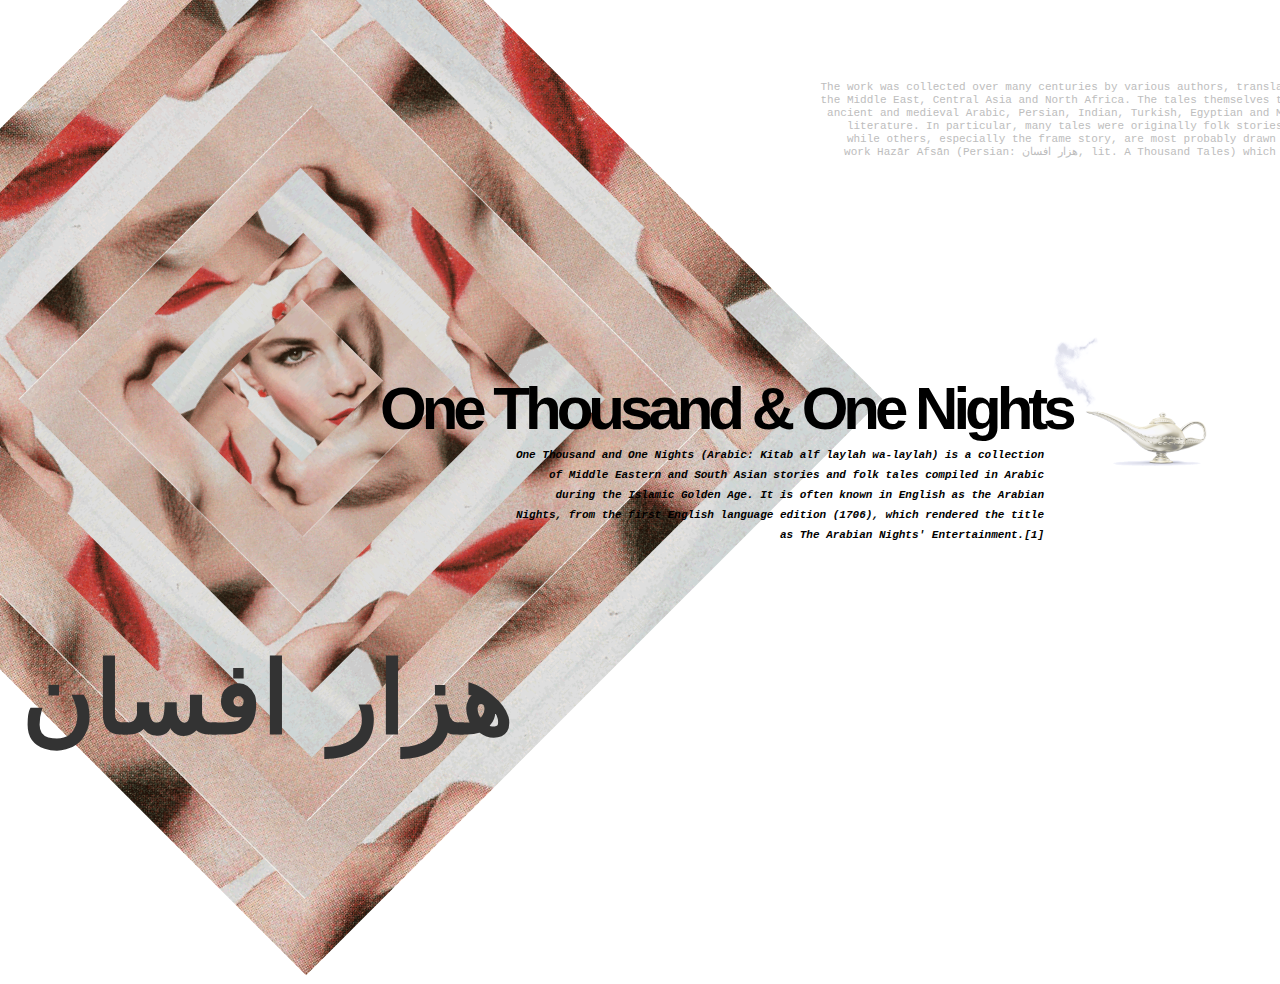
<file: index.html>
<!DOCTYPE html>
<html lang="en">
<head>
	<meta charset="utf-8" />
	<title>Untitled</title>
	<link rel="stylesheet" href="css/style0.css" type="text/css" />
</head>
<body>
<div class="s1">
<a class="s2" href="html/five.html" src="img/m00.gif" width="815px" height="815px"></a>
<a class="s3" href="html/five.html" src="img/m00.gif" width="715px" height="715px"></a>
<a class="s4" href="html/five.html" src="img/m00.gif" width="615px" height="615px"></a>
<a class="s5" href="html/five.html" src="img/m00.gif" width="515px" height="515px"></a>
<a class="s6" href="html/five.html" src="img/m00.gif" width="415px" height="415px"></a>
<a class="s7" href="html/five.html" src="img/m00.gif" width="315px" height="315px"></a>
<a class="s8" href="html/five.html" src="img/m00.gif" width="215px" height="215px"></a>
<a class="s9" href="html/five.html" src="img/m00.gif" width="115px" height="115px"></a>
</div>

<p class="t1"> One Thousand & <a class="link1" href="html/two.html">One</a> Nights </p>
<p class="t2">One Thousand and One Nights (Arabic: Kitab alf laylah wa-laylah) is a collection of Middle Eastern and South Asian stories and folk tales compiled in Arabic during the Islamic Golden Age. It is often known in English as the Arabian Nights, from the first English language edition (1706), which rendered the title as The Arabian Nights' Entertainment.[1]</p>
<p class="t3">The work was collected over many centuries by various authors, translators and scholars across the Middle East, Central Asia and North Africa. The tales themselves trace their roots back to ancient and medieval Arabic, Persian, Indian, Turkish, Egyptian and Mesopotamian folklore and literature. In particular, many tales were originally folk stories from the Caliphate era, while others, especially the frame story, are most probably drawn from the Pahlavi Persian work Hazār Afsān (Persian: هزار افسان, lit. A Thousand Tales) which in turn relied partly on Indian elements.[2]</p>
<a class="slide1" href="html/four.html"> هزار افسان</a>

<a class="genie" href="html/five.html" src="../img/genie-lamp.png"></a>
</body>
</html>
</file>
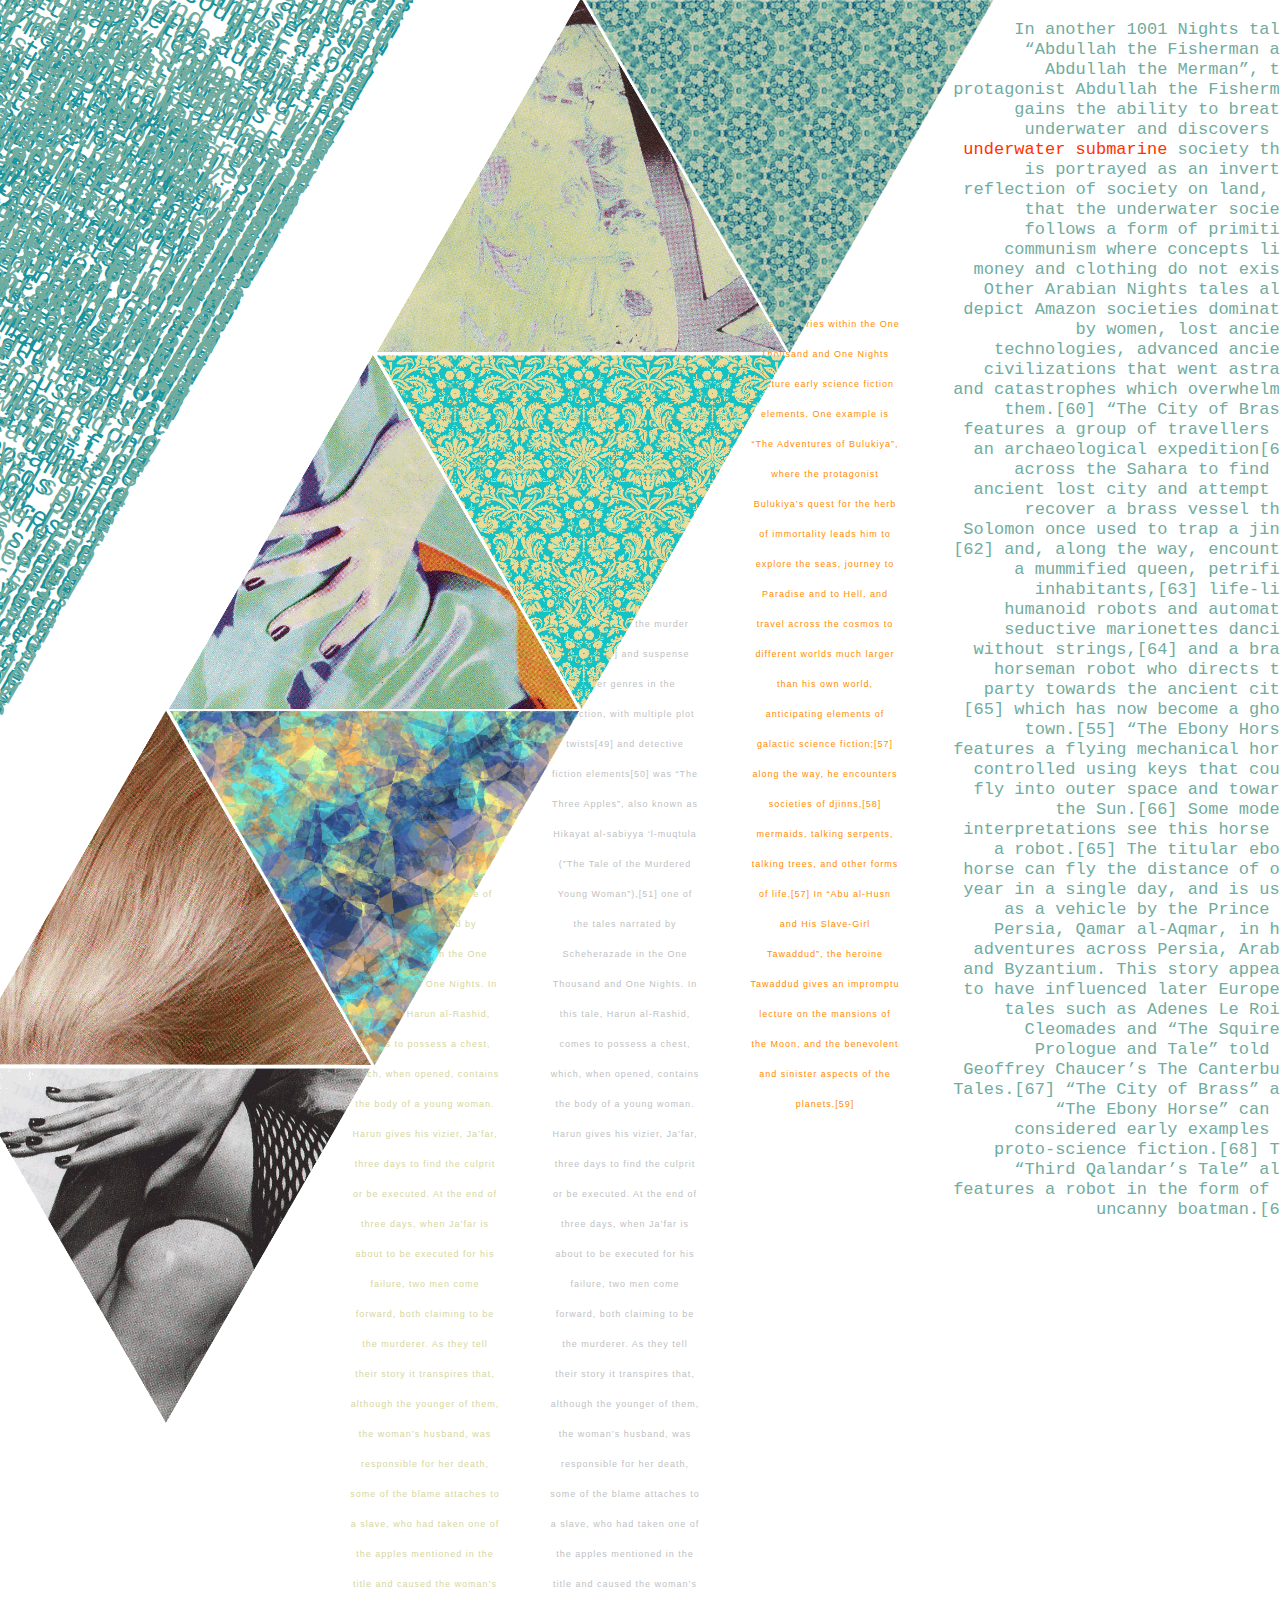
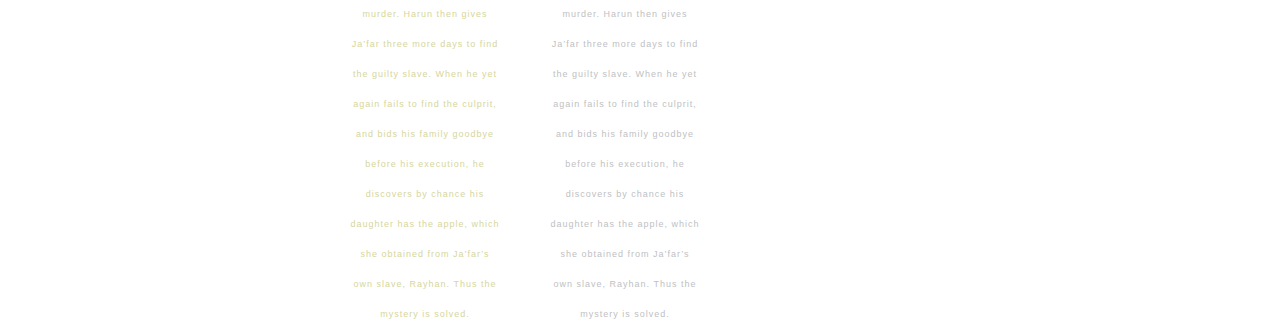
<file: html/five.html>
<!DOCTYPE html>
<html lang="en">
<head>
	<meta charset="utf-8" />
	<title>Untitled</title>
	<link rel="stylesheet" href="../css/style5.css" type="text/css" />
</head>
<body>

<div class="slant">
<p id="text1">In another 1001 Nights tale, “Abdullah the Fisherman and Abdullah the Merman”, the protagonist Abdullah the Fisherman gains the ability to breathe underwater and discovers an underwater submarine society that is portrayed as an inverted reflection of society on land, in that the underwater society follows a form of primitive communism where concepts like money and clothing do not exist. Other Arabian Nights tales also depict Amazon societies dominated by women, lost ancient technologies, advanced ancient civilizations that went astray, and catastrophes which overwhelmed them.[60] “The City of Brass” features a group of travellers on an archaeological expedition[61] across the Sahara to find an ancient lost city and attempt to recover a brass vessel that Solomon once used to trap a jinn,[62] and, along the way, encounter a mummified queen, petrified inhabitants,[63] life-like humanoid robots and automata, seductive marionettes dancing without strings,[64] and a brass horseman robot who directs the party towards the ancient city,[65] which has now become a ghost town.[55] “The Ebony Horse” features a flying mechanical horse controlled using keys that could fly into outer space and towards the Sun.[66] Some modern interpretations see this horse as a robot.[65] The titular ebony horse can fly the distance of one year in a single day, and is used as a vehicle by the Prince of Persia [disambiguation needed ], Qamar al-Aqmar, in his adventures across Persia, Arabia and Byzantium. This story appears to have influenced later European tales such as Adenes Le Roi’s Cleomades and “The Squire’s Prologue and Tale” told in Geoffrey Chaucer’s The Canterbury Tales.[67] “The City of Brass” and “The Ebony Horse” can be considered early examples of proto-science fiction.[68] The “Third Qalandar’s Tale” also features a robot in the form of an uncanny boatman.[65]</p>
<p id="text2">In another 1001 Nights tale, “Abdullah the Fisherman and Abdullah the Merman”, the protagonist Abdullah the Fisherman gains the ability to breathe underwater and discovers an underwater submarine society that is portrayed as an inverted reflection of society on land, in that the underwater society follows a form of primitive communism where concepts like money and clothing do not exist. Other Arabian Nights tales also depict Amazon societies dominated by women, lost ancient technologies, advanced ancient civilizations that went astray, and catastrophes which overwhelmed them.[60] “The City of Brass” features a group of travellers on an archaeological expedition[61] across the Sahara to find an ancient lost city and attempt to recover a brass vessel that Solomon once used to trap a jinn,[62] and, along the way, encounter a mummified queen, petrified inhabitants,[63] life-like humanoid robots and automata, seductive marionettes dancing without strings,[64] and a brass horseman robot who directs the party towards the ancient city,[65] which has now become a ghost town.[55] “The Ebony Horse” features a flying mechanical horse controlled using keys that could fly into outer space and towards the Sun.[66] Some modern interpretations see this horse as a robot.[65] The titular ebony horse can fly the distance of one year in a single day, and is used as a vehicle by the Prince of Persia [disambiguation needed ], Qamar al-Aqmar, in his adventures across Persia, Arabia and Byzantium. This story appears to have influenced later European tales such as Adenes Le Roi’s Cleomades and “The Squire’s Prologue and Tale” told in Geoffrey Chaucer’s The Canterbury Tales.[67] “The City of Brass” and “The Ebony Horse” can be considered early examples of proto-science fiction.[68] The “Third Qalandar’s Tale” also features a robot in the form of an uncanny boatman.[65]</p>
<p id="text3">In another 1001 Nights tale, “Abdullah the Fisherman and Abdullah the Merman”, the protagonist Abdullah the Fisherman gains the ability to breathe underwater and discovers an underwater submarine society that is portrayed as an inverted reflection of society on land, in that the underwater society follows a form of primitive communism where concepts like money and clothing do not exist. Other Arabian Nights tales also depict Amazon societies dominated by women, lost ancient technologies, advanced ancient civilizations that went astray, and catastrophes which overwhelmed them.[60] “The City of Brass” features a group of travellers on an archaeological expedition[61] across the Sahara to find an ancient lost city and attempt to recover a brass vessel that Solomon once used to trap a jinn,[62] and, along the way, encounter a mummified queen, petrified inhabitants,[63] life-like humanoid robots and automata, seductive marionettes dancing without strings,[64] and a brass horseman robot who directs the party towards the ancient city,[65] which has now become a ghost town.[55] “The Ebony Horse” features a flying mechanical horse controlled using keys that could fly into outer space and towards the Sun.[66] Some modern interpretations see this horse as a robot.[65] The titular ebony horse can fly the distance of one year in a single day, and is used as a vehicle by the Prince of Persia [disambiguation needed ], Qamar al-Aqmar, in his adventures across Persia, Arabia and Byzantium. This story appears to have influenced later European tales such as Adenes Le Roi’s Cleomades and “The Squire’s Prologue and Tale” told in Geoffrey Chaucer’s The Canterbury Tales.[67] “The City of Brass” and “The Ebony Horse” can be considered early examples of proto-science fiction.[68] The “Third Qalandar’s Tale” also features a robot in the form of an uncanny boatman.[65]</p>
<p id="text4">In another 1001 Nights tale, “Abdullah the Fisherman and Abdullah the Merman”, the protagonist Abdullah the Fisherman gains the ability to breathe underwater and discovers an underwater submarine society that is portrayed as an inverted reflection of society on land, in that the underwater society follows a form of primitive communism where concepts like money and clothing do not exist. Other Arabian Nights tales also depict Amazon societies dominated by women, lost ancient technologies, advanced ancient civilizations that went astray, and catastrophes which overwhelmed them.[60] “The City of Brass” features a group of travellers on an archaeological expedition[61] across the Sahara to find an ancient lost city and attempt to recover a brass vessel that Solomon once used to trap a jinn,[62] and, along the way, encounter a mummified queen, petrified inhabitants,[63] life-like humanoid robots and automata, seductive marionettes dancing without strings,[64] and a brass horseman robot who directs the party towards the ancient city,[65] which has now become a ghost town.[55] “The Ebony Horse” features a flying mechanical horse controlled using keys that could fly into outer space and towards the Sun.[66] Some modern interpretations see this horse as a robot.[65] The titular ebony horse can fly the distance of one year in a single day, and is used as a vehicle by the Prince of Persia [disambiguation needed ], Qamar al-Aqmar, in his adventures across Persia, Arabia and Byzantium. This story appears to have influenced later European tales such as Adenes Le Roi’s Cleomades and “The Squire’s Prologue and Tale” told in Geoffrey Chaucer’s The Canterbury Tales.[67] “The City of Brass” and “The Ebony Horse” can be considered early examples of proto-science fiction.[68] The “Third Qalandar’s Tale” also features a robot in the form of an uncanny boatman.[65]</p>
</div>
<div class="triangles">
<img id="i1" src="../img/9a.png" width="409px" height="auto">
<img id="i2" src="../img/m5a.png" width="409px" height="auto">
<img id="i3" src="../img/11a.png" width="409px" height="auto">
<img id="i4" src="../img/m6a.png" width="409px" height="auto">
<img id="i5" src="../img/4a.png" width="409px" height="auto">
<img id="i6" src="../img/m16.png" width="409px" height="auto">
<img id="i7" src="../img/m13.png" width="409px" height="auto">

</div>

<p class="four">In another 1001 Nights tale, “Abdullah the Fisherman and Abdullah the Merman”, the protagonist Abdullah the Fisherman gains the ability to breathe underwater and discovers an <a class="a1" href="../index.html">underwater submarine</a> society that is portrayed as an inverted reflection of society on land, in that the underwater society follows a form of primitive communism where concepts like money and clothing do not exist. Other Arabian Nights tales also depict Amazon societies dominated by women, lost ancient technologies, advanced ancient civilizations that went astray, and catastrophes which overwhelmed them.[60] “The City of Brass” features a group of travellers on an archaeological expedition[61] across the Sahara to find an ancient lost city and attempt to recover a brass vessel that Solomon once used to trap a jinn,[62] and, along the way, encounter a mummified queen, petrified inhabitants,[63] life-like humanoid robots and automata, seductive marionettes dancing without strings,[64] and a brass horseman robot who directs the party towards the ancient city,[65] which has now become a ghost town.[55] “The Ebony Horse” features a flying mechanical horse controlled using keys that could fly into outer space and towards the Sun.[66] Some modern interpretations see this horse as a robot.[65] The titular ebony horse can fly the distance of one year in a single day, and is used as a vehicle by the Prince of Persia, Qamar al-Aqmar, in his adventures across Persia, Arabia and Byzantium. This story appears to have influenced later European tales such as Adenes Le Roi’s Cleomades and “The Squire’s Prologue and Tale” told in Geoffrey Chaucer’s The Canterbury Tales.[67] “The City of Brass” and “The Ebony Horse” can be considered early examples of proto-science fiction.[68] The “Third Qalandar’s Tale” also features a robot in the form of an uncanny boatman.[65]</p>

<p class="three">Several stories within the One Thousand and One Nights feature early science fiction elements. One example is “The Adventures of Bulukiya”, where the protagonist Bulukiya’s quest for the herb of immortality leads him to explore the seas, journey to Paradise and to Hell, and travel across the cosmos to different worlds much larger than his own world, anticipating elements of galactic science fiction;[57] along the way, he encounters societies of djinns,[58] mermaids, talking serpents, talking trees, and other forms of life.[57] In “Abu al-Husn and His Slave-Girl Tawaddud”, the heroine Tawaddud gives an impromptu lecture on the mansions of the Moon, and the benevolent and sinister aspects of the planets.[59]</p>
<p class="one">An example of the murder mystery[48] and suspense thriller genres in the collection, with multiple plot twists[49] and detective fiction elements[50] was “The Three Apples”, also known as Hikayat al-sabiyya ‘l-muqtula (”The Tale of the Murdered Young Woman”),[51] one of the tales narrated by Scheherazade in the One Thousand and One Nights. In this tale, Harun al-Rashid, comes to possess a chest, which, when opened, contains the body of a young woman. Harun gives his vizier, Ja’far, three days to find the culprit or be executed. At the end of three days, when Ja’far is about to be executed for his failure, two men come forward, both claiming to be the murderer. As they tell their story it transpires that, although the younger of them, the woman’s husband, was responsible for her death, some of the blame attaches to a slave, who had taken one of the apples mentioned in the title and caused the woman’s murder. Harun then gives Ja’far three more days to find the guilty slave. When he yet again fails to find the culprit, and bids his family goodbye before his execution, he discovers by chance his daughter has the apple, which she obtained from Ja’far’s own slave, Rayhan. Thus the mystery is solved.</p>

<p class="two">An example of the murder mystery[48] and suspense thriller genres in the collection, with multiple plot twists[49] and detective fiction elements[50] was “The Three Apples”, also known as Hikayat al-sabiyya ‘l-muqtula (”The Tale of the Murdered Young Woman”),[51] one of the tales narrated by Scheherazade in the One Thousand and One Nights. In this tale, Harun al-Rashid, comes to possess a chest, which, when opened, contains the body of a young woman. Harun gives his vizier, Ja’far, three days to find the culprit or be executed. At the end of three days, when Ja’far is about to be executed for his failure, two men come forward, both claiming to be the murderer. As they tell their story it transpires that, although the younger of them, the woman’s husband, was responsible for her death, some of the blame attaches to a slave, who had taken one of the apples mentioned in the title and caused the woman’s murder. Harun then gives Ja’far three more days to find the guilty slave. When he yet again fails to find the culprit, and bids his family goodbye before his execution, he discovers by chance his daughter has the apple, which she obtained from Ja’far’s own slave, Rayhan. Thus the mystery is solved.</p>

<a class="genie1" href="four.html" src="../img/genie-lamp.png"></a>

</body>
</html>
</file>
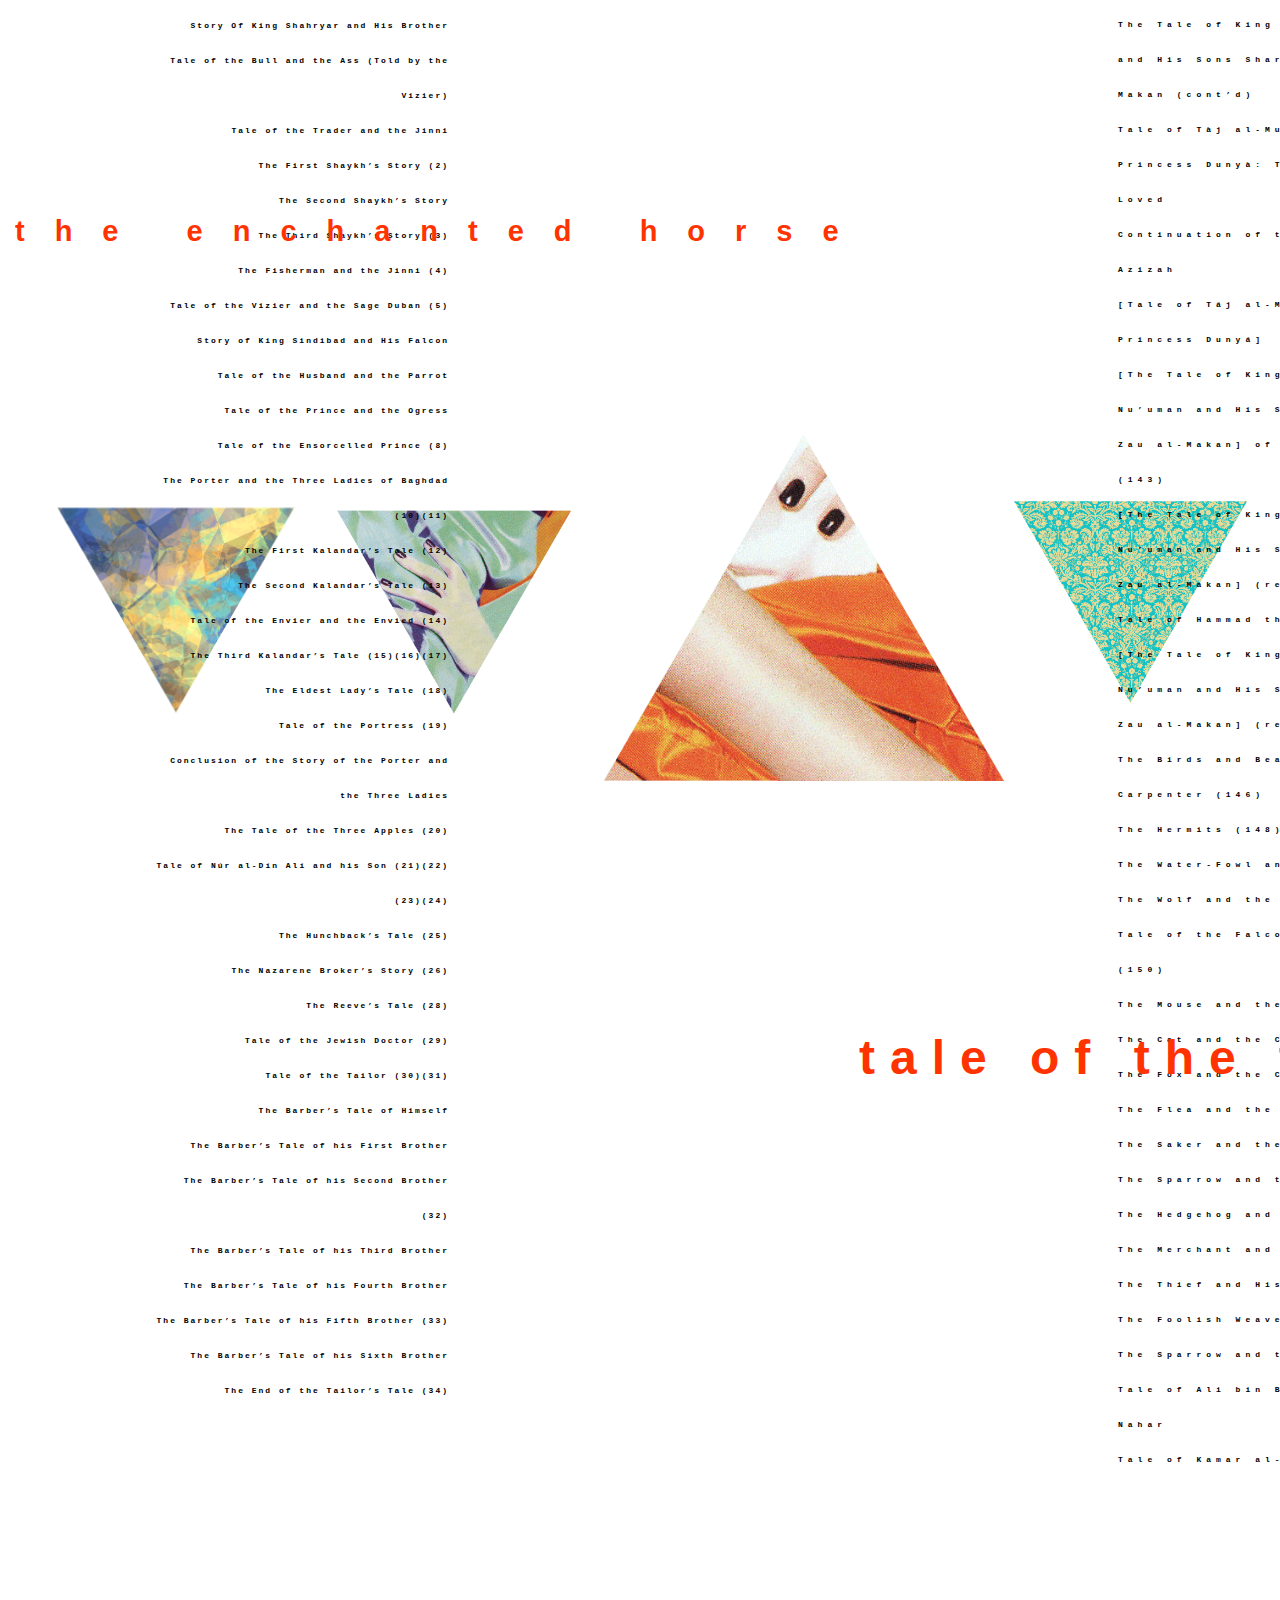
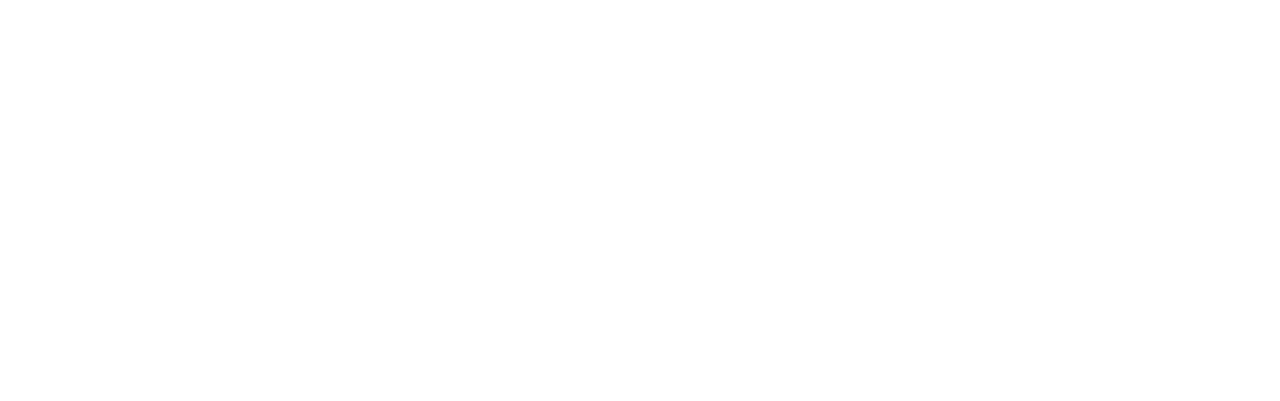
<file: html/four.html>
<!DOCTYPE html>
<html lang="en">
<head>
	<meta charset="utf-8" />
	<title>Untitled</title>
	<link rel="stylesheet" href="../css/style4.css" type="text/css" />
</head>
<body>
<p class="b2">Story Of King Shahryar and His Brother<br>
Tale of the Bull and the Ass (Told by the Vizier)<br>
Tale of the Trader and the Jinni <br>
The First Shaykh’s Story (2)<br>
The Second Shaykh’s Story<br>
The Third Shaykh’s Story (3)<br>
The Fisherman and the Jinni (4)<br>
Tale of the Vizier and the Sage Duban (5)<br>
Story of King Sindibad and His Falcon<br>
Tale of the Husband and the Parrot<br>
Tale of the Prince and the Ogress<br>
Tale of the Ensorcelled Prince (8)<br>
The Porter and the Three Ladies of Baghdad (10)(11)<br>
The First Kalandar’s Tale (12)<br>
The Second Kalandar’s Tale (13)<br>
Tale of the Envier and the Envied (14)<br>
The Third Kalandar’s Tale (15)(16)(17)<br>
The Eldest Lady’s Tale (18)<br>
Tale of the Portress (19)<br>
Conclusion of the Story of the Porter and the Three Ladies<br>
The Tale of the Three Apples (20)<br>
Tale of Núr al-Dín Alí and his Son (21)(22)(23)(24)<br>
The Hunchback’s Tale (25)<br>
The Nazarene Broker’s Story (26)<br>
The Reeve’s Tale (28)<br>
Tale of the Jewish Doctor (29)<br>
Tale of the Tailor (30)(31)<br>
The Barber’s Tale of Himself<br>
The Barber’s Tale of his First Brother<br>
The Barber’s Tale of his Second Brother (32)<br>
The Barber’s Tale of his Third Brother<br>
The Barber’s Tale of his Fourth Brother<br>
The Barber’s Tale of his Fifth Brother (33)<br>
The Barber’s Tale of his Sixth Brother<br>
The End of the Tailor’s Tale (34)</p>

<p class="b1"> The Tale of King Omar Bin al-Nu’uman and His Sons Sharrkan and Zau al-Makan (cont’d)<br>
 Tale of Tàj al-Mulúk and the Princess Dunyà: The Lover and the Loved <br>
Continuation of the Tale of Aziz and Azizah <br>
[Tale of Táj al-Mulák and the Princess Dunyá] <br>
[The Tale of King Omar Bin al-Nu’uman and His Sons Sharrkan and Zau al-Makan] of the Hashish Eater (143)<br>
[The Tale of King Omar Bin al-Nu’uman and His Sons Sharrkan and Zau al-Makan] (resumed) <br>
Tale of Hammad the Badawi (144)<br>
[The Tale of King Omar Bin al-Nu’uman and His Sons Sharrkan and Zau al-Makan] (resumed to end) (145)<br>
The Birds and Beasts and the Carpenter (146)<br>
The Hermits (148)<br>
The Water-Fowl and the Tortoise<br>
The Wolf and the Fox (149)<br>
Tale of the Falcon and the Partridge (150)<br>
The Mouse and the Ichneumon<br>
The Cat and the Crow<br>
The Fox and the Crow<br>
The Flea and the Mouse (151)<br>
The Saker and the Birds (152)<br>
The Sparrow and the Eagle<br>
The Hedgehog and the Wood Pigeons<br>
The Merchant and the Two Sharpers<br>
The Thief and His Monkey<br>
The Foolish Weaver<br>
The Sparrow and the Peacock<br> 
Tale of Ali bin Bakkar and Shams al-Nahar<br>
Tale of Kamar al-Zaman (171)</p>

<img class="i5" src="../img/two.png">
<img class="i6" src="../img/m6.png">
<img class="i7" src="../img/m2.png">
<img class="i8" src="../img/11.png">
<img class="i9" src="../img/m13.png">

<strong><a class="hd1" href="five.html"> the enchanted horse </a>
<a class="hd2" href="two.html"> tale of the three apples</a>
</strong>

<a class="genie" href="three.html" src="../img/genie-lamp.png"></a>
</body>
</html>
</file>
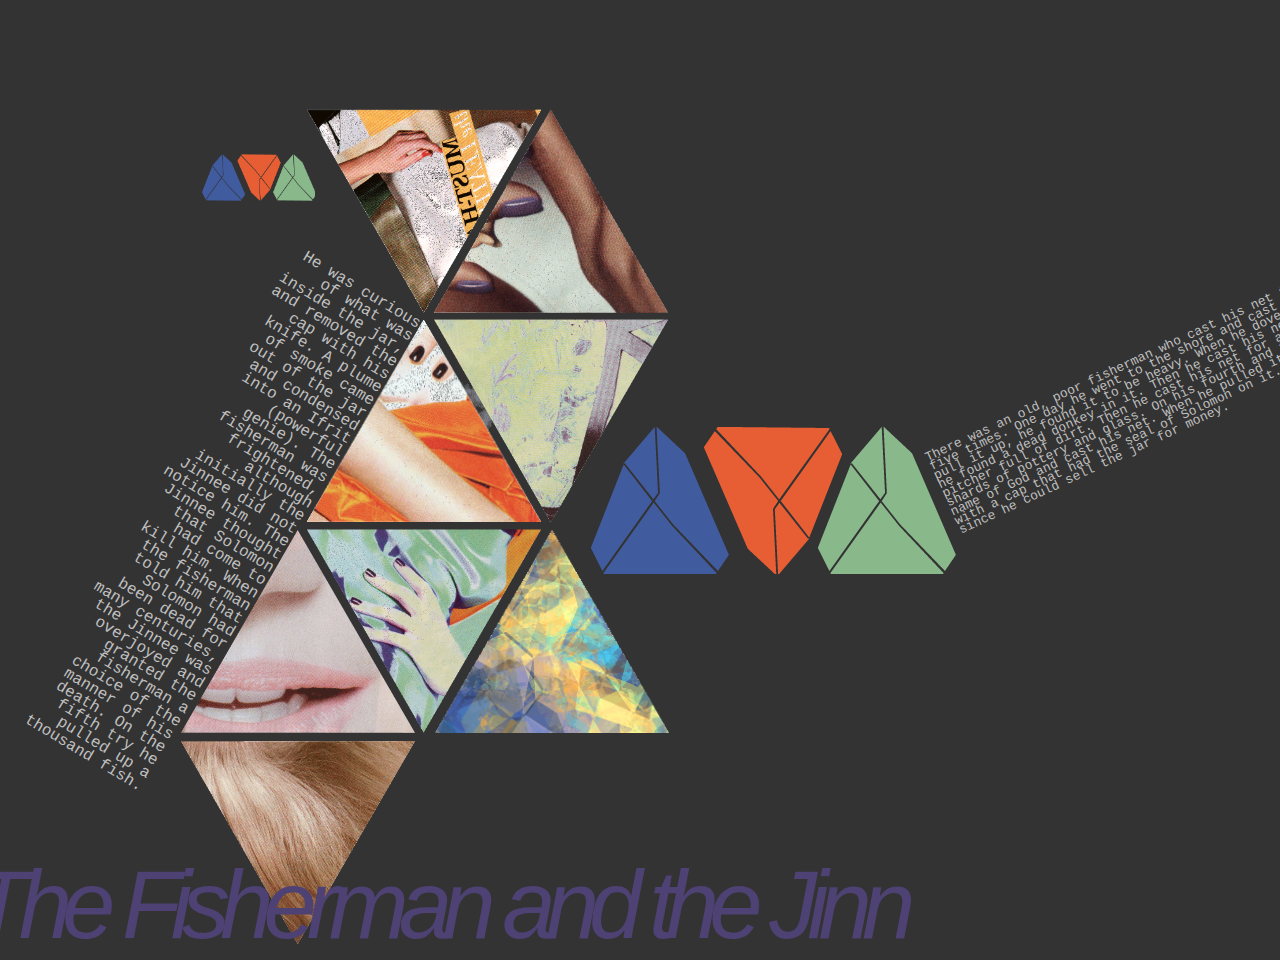
<file: html/three.html>
<!DOCTYPE html>
<html lang="en">
<head>
	<meta charset="utf-8" />
	<title>Untitled</title>
	<link rel="stylesheet" href="../css/style3.css" type="text/css" />

</head>
<body>
<body bgcolor="#333333">
<a class="roll1" href="four.html"></a>
<a class="roll2" href="../index.html"></a>
<img class="i1" src="../img/m3.png" width="234px" height="auto">
<img class="i2" src="../img/m1a.png" width="234px" height="auto">
<img class="i3" src="../img/m5a.png" width="234px" height="auto">
<img class="i4" src="../img/m2.png" width="234px" height="auto">
<img class="i5" src="../img/m6a.png" width="234px" height="auto">
<img class="i6" src="../img/onea.png" width="234px" height="auto">
<img class="i7" src="../img/twoa.png" width="234px" height="auto">
<img class="i8" src="../img/m16.png" width="234px" height="auto">

<p class="right">There was an old, poor fisherman who cast his net five times a day and only five times. One day he went to the shore and cast his net. When he tried to pull it up, he found it to be heavy. When he dove in and pulled up the net, he found a dead donkey in it. Then he cast his net again and netted a pitcher full of dirt. Then he cast his net for a third time and netted shards of pottery and glass. On his fourth and final try, he called upon the name of God and cast his net. When he pulled it up he found a copper jar with a cap that had the seal of Solomon on it. The fisherman was overjoyed, since he could sell the jar for money. </p>

<p class="left">He was curious of what was inside the jar, and removed the cap with his knife. A plume of smoke came out of the jar and condensed into an Ifrit (powerful genie). The fisherman was frightened, although initially the Jinnee did not notice him. The Jinnee thought that Solomon had come to kill him. When the fisherman told him that Solomon had been dead for many centuries, the Jinnee was overjoyed and granted the fisherman a choice of the manner of his death. On the fifth try he pulled up a thousand fish.</p>

<a class="title" href="five.html">The Fisherman and the Jinn</a>

<a class="genie" href="two.html" src="../img/genie-lamp.png"></a>


</body>
</html>
</file>
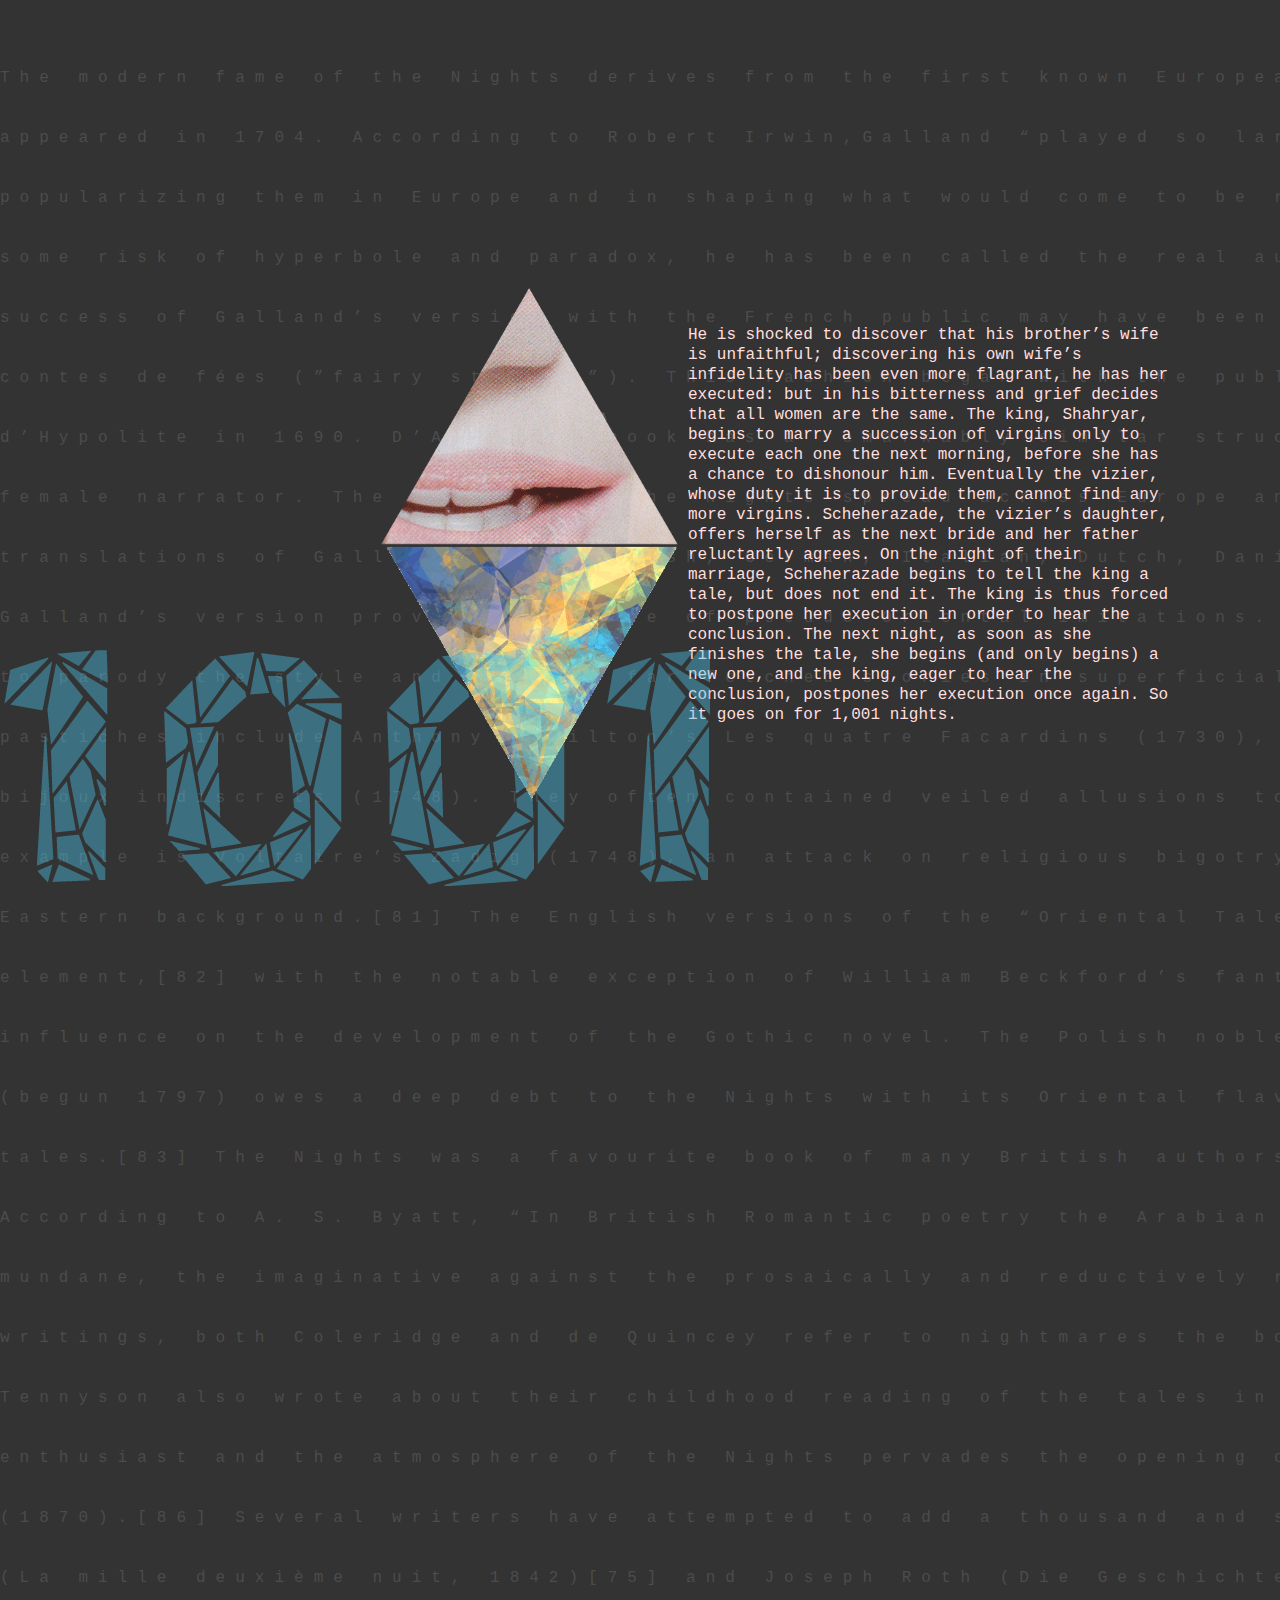
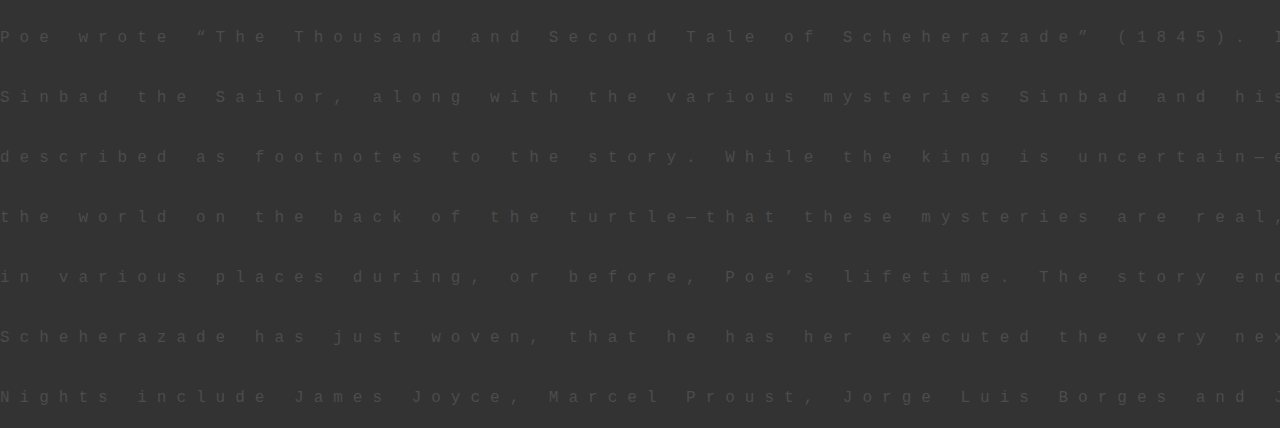
<file: html/two.html>
<!DOCTYPE html>
<html lang="en">
<head>
	<meta charset="utf-8" />
	<title>Untitled</title>
	<link rel="stylesheet" href="../css/style1.css" type="text/css" />
</head>
<body>
<body bgcolor="#333333">
<p class="a1"> He is shocked to discover that his brother’s wife is unfaithful; discovering his own wife’s infidelity has been even more flagrant, he has her executed: but in his bitterness and grief decides that all women are the same. The king, Shahryar, begins to marry a succession of virgins only to execute each one the next morning, before she has a chance to dishonour him. Eventually the vizier, whose duty it is to provide them, cannot find any more virgins. Scheherazade, the vizier’s daughter, offers herself as the next bride and her father reluctantly agrees. On the night of their marriage, <a class="link1" href="four.html">Scheherazade</a> begins to tell the king a tale, but does not end it. The king is thus forced to postpone her execution in order to hear the conclusion. The next night, as soon as she finishes the tale, she begins (and only begins) a new one, and the king, eager to hear the conclusion, postpones her execution once again. So it goes on for 1,001 nights.</p>

<p class="a2"> The modern fame of the Nights derives from the first known European translation by Antoine Galland, which appeared in 1704. According to Robert Irwin,Galland “played so large a part in discovering the tales, in popularizing them in Europe and in shaping what would come to be regarded as the canonical collection that, at some risk of hyperbole and paradox, he has been called the real author of the Nights.”[79] The immediate success of Galland’s version with the French public may have been because it coincided with the vogue for contes de fées (”fairy stories”). This fashion began with the publication of Madame d’Aulnoy’s Histoire d’Hypolite in 1690. D’Aulnoy’s book has a remarkably similar structure to the Nights, with the tales told by a female narrator. The success of the Nights spread across Europe and by the end of the century there were translations of Galland into English, German, Italian, Dutch, Danish, Russian, Flemish and Yiddish.[80] Galland’s version provoked a spate of pseudo-Oriental imitations. At the same time, some French writers began to parody the style and concoct far-fetched stories in superficially Oriental settings. These tongue-in-cheek pastiches include Anthony Hamilton’s Les quatre Facardins (1730), Crébillon’s Le sopha (1742) and Diderot’s Les bijoux indiscrets (1748). They often contained veiled allusions to contemporary French society. The most famous example is Voltaire’s Zadig (1748), an attack on religious bigotry set against a vague pre-Islamic Middle Eastern background.[81] The English versions of the “Oriental Tale” generally contained a heavy moralising element,[82] with the notable exception of William Beckford’s fantasy Vathek (1786), which had a decisive influence on the development of the Gothic novel. The Polish nobleman Jan Potocki’s novel Saragossa Manuscript (begun 1797) owes a deep debt to the Nights with its Oriental flavour and labyrinthine series of embedded tales.[83]
The Nights was a favourite book of many British authors of the Romantic and Victorian eras. According to A. S. Byatt, “In British Romantic poetry the Arabian Nights stood for the wonderful against the mundane, the imaginative against the prosaically and reductively rational.” [84] In their autobiographical writings, both Coleridge and de Quincey refer to nightmares the book had caused them when young. Wordsworth and Tennyson also wrote about their childhood reading of the tales in their poetry.[85] Charles Dickens was another enthusiast and the atmosphere of the Nights pervades the opening of his last novel The Mystery of Edwin Drood (1870).[86]
Several writers have attempted to add a thousand and second tale,[87] including Théophile Gautier (La mille deuxième nuit, 1842)[75] and Joseph Roth (Die Geschichte von der 1002. Nacht, 1939).[87] Edgar Allan Poe wrote “The Thousand and Second Tale of Scheherazade” (1845). It depicts the eighth and final voyage of Sinbad the Sailor, along with the various mysteries Sinbad and his crew encounter; the anomalies are then described as footnotes to the story. While the king is uncertain—except in the case of the elephants carrying the world on the back of the turtle—that these mysteries are real, they are actual modern events that occurred in various places during, or before, Poe’s lifetime. The story ends with the king in such disgust at the tale Scheherazade has just woven, that he has her executed the very next day.
Modern authors influenced by the Nights include James Joyce, Marcel Proust, Jorge Luis Borges and John Barth.</p>
<img class="i4" src="../img/two.png"><a class="genie" href="three.html" src="../img/genie-lamp.png"></a><img class="i3" src="../img/one.png"><a class="slide1" href="three.html"></a>
</body>
</html>
</file>
<file: css/style0.css>
@charset "UTF-8";
/* CSS Document */

.t1 {
	position:absolute;
	font-family: "Helvetica Bold", Arial, Helvetica, sans-serif;
	font-size:60px;
	letter-spacing:-5px;
	color:#000000;
	top:314px;
	left:380px;
	z-index:2;
	width: 820px;
	height: 112px;
	font-weight: bolder;
}

.t2 {
	position:absolute;
	font-family: "Letter Gothic Std", Courier, Courier New, sans-serif;
	font-size:11px;
	text-align:right;
	color:#000000;
	top:434px;
	left:504px;
	z-index:2;
	width: 540px;
	height: 85px;
	line-height:20px;
	font-style:italic;
	font-weight: bold;
}

.t3 {
	position:absolute;
	font-family: "Letter Gothic Std", Courier, Courier New, sans-serif;
	font-size:11px;
	text-align:right;
	color:#BDBDBD;
	top:70px;
	left:815px;
	z-index:2;
	width: 626px;
	height: 85px;
	line-height:13px;
	font-weight: lighter;
}



a.slide1 {
	position:absolute;
	font-family:"Courier New", Courier, monospace;
	font-size:100px;
	letter-spacing:-5px;
	word-spacing:-20px;
	color:#000000;
	top:640px;
	left:22px;
	z-index:2;
	font-weight: bolder;
}

a:link { color:#333333; text-decoration: none}
a:visited { color: #FF3300; text-decoration: none}
a:hover { color:#CC0000; text-decoration: none}

.s1{
	position:absolute;
	top: -0px;
	left: -100px;
	-moz-transform:rotate(-135deg);
	-webkit-transform:rotate(-135deg);
	width: 815px;
	height: 815px;
	z-index:-3;
}

.s2{
	position:absolute;
	top: 5px;
	left: 7px;
	width:815px;
	height:815px;
	z-index:-3;
	background-image:url(../img/m00.gif);
	opacity:1.0;
	filter:alpha(opacity=100); /* For IE8 and earlier */
}
a.s2:hover {
	opacity:0.1;
	filter:alpha(opacity=10); /* For IE8 and earlier */
}

.s3{
	position:absolute;
	top: 58px;
	left: 62px;
	width:715px;
	height:715px;
	-moz-transform:rotate(-90deg);
	-webkit-transform:rotate(-90deg);
	z-index:-3;
	background-image:url(../img/rollover8.gif);
	opacity:1.0;
	filter:alpha(opacity=100); /* For IE8 and earlier */
}
a.s3:hover {
	opacity:0.1;
	filter:alpha(opacity=10); /* For IE8 and earlier */
}

.s4{
	position:absolute;
	top: 115px;
	left: 115px;
	width:615px;
	height:615px;
	-moz-transform:rotate(180deg);
	-webkit-transform:rotate(180deg);
	z-index:-3;
	background-image:url(../img/rollover7.gif);
	opacity:1.0;
	filter:alpha(opacity=100); /* For IE8 and earlier */
}
a.s4:hover {
	opacity:0.1;
	filter:alpha(opacity=10); /* For IE8 and earlier */
}

.s5{
	position:absolute;
	top: 163px;
	left: 157px;
	width:515px;
	height:515px;
	-moz-transform:rotate(90deg);
	-webkit-transform:rotate(90deg);
	z-index:-3;
	background-image:url(../img/rollover6.gif);
	opacity:1.0;
	filter:alpha(opacity=100); /* For IE8 and earlier */

}
a.s5:hover {
	opacity:0.1;
	filter:alpha(opacity=10); /* For IE8 and earlier */
}

.s6{
	position:absolute;
	top: 209px;
	left: 203px;
	width:415px;
	height:415px;
	-moz-transform:rotate(0deg);
	-webkit-transform:rotate(0deg);
	z-index:-3;
	background-image:url(../img/rollover5.gif);
	opacity:1.0;
	filter:alpha(opacity=100); /* For IE8 and earlier */

}
a.s6:hover {
	opacity:0.1;
	filter:alpha(opacity=10); /* For IE8 and earlier */
}


.s7{
	position:absolute;
	top: 257px;
	left: 267px;
	width:315px;
	height:315px;
	-moz-transform:rotate(-90deg);
	-webkit-transform:rotate(-90deg);
	z-index:-3;
	background-image:url(../img/rollover4.gif);
	opacity:1.0;
	filter:alpha(opacity=100); /* For IE8 and earlier */
}

a.s7:hover {
	opacity:0.1;
	filter:alpha(opacity=10); /* For IE8 and earlier */
}
.s8{
	position:absolute;
	top: 313px;
	left: 319px;
	width:215px;
	height:215px;
	-moz-transform:rotate(180deg);
	-webkit-transform:rotate(180deg);
	z-index:-3;
	background-image:url(../img/rollover3.gif);
	opacity:1.0;
	filter:alpha(opacity=100); /* For IE8 and earlier */
}
a.s8:hover {
	opacity:0.1;
	filter:alpha(opacity=10); /* For IE8 and earlier */
}

a.s9{
	position:absolute;
	top: 365px;
	left: 373px;
	width:115px;
	height:115px;
	-moz-transform:rotate(90deg);
	-webkit-transform:rotate(90deg);
	background-image:url(../img/rollover2.gif);
	opacity:1.0;
	filter:alpha(opacity=100); /* For IE8 and earlier */
	z-index:3;
}

a.s9:hover {
	opacity:0.1;
	filter:alpha(opacity=10); /* For IE8 and earlier */
}

.arabic {
	position:absolute;
	top:639px;
	left:22px;
}

a.link1 {color: black; text-decoration:none;}
a.link1:hover {color: red; text-shadow:#333333;}

.genie {
	position:absolute;
	width: 183px;
	height: 151px;
	left: 1033px;
	top: 325px;
	background-image:url(../img/genie-lamp.png);
	background-position:center !important;
	background-size:contain;
	opacity:0.5;
	filter:alpha(opacity=50);
	-moz-transform:scaleX(-1);
	-webkit-transform:scaleX(-1);
}
.genie:hover {
	opacity:0.30;
	filter:alpha(opacity=30);
}
</file>
<file: css/style5.css>
@charset "UTF-8";
/* CSS Document */

#text1 {
	position:absolute;
	font-family: "Letter Gothic Std", Courier, monospace;
	font-size:28px;
	letter-spacing:0px;
	color:#70AC9F;
//	font-weight:100px;
	line-height:10px;
	width: 500px;
	height:500px;
	text-align:justify;
	z-index:1;
}
#text3 {
	position:relative;
	font-family: "Letter Gothic Std", Courier, monospace;
	font-size:28px;
	letter-spacing:0px;
	color:#1A939D;
//	font-weight:100px;
	line-height:10px;
	width: 500px;
	height:500px;
	text-align:justify;
	top:440px;
}	
#text4 {
	position:relative;
	font-family: "Letter Gothic Std", Courier, monospace;
	font-size:28px;
	letter-spacing:0px;
	color:#70AC9F;
//	font-weight:100px;
	line-height:10px;
	width: 500px;
	height:500px;
	text-align:justify;
	top:-150px;
	left:2px;
}
#text2 {
	position:absolute;
	font-family: "Letter Gothic Std", Courier, monospace;
	font-size:28px;
	letter-spacing:0px;
	color:#1A939D;
//	font-weight:100px;
	line-height:10px;
	width: 500px;
	height:500px;
	text-align:justify;
	top:10px;
	left:2px;
}

.slant {
	position:absolute;
	-moz-transform:rotate(30deg);
	-webkit-transform:rotate(30deg);
	top:-410px;
	left:-200px;
	
}

#i1 {
	position:absolute;
	-moz-transform:scaleY(-1);
	-webkit-transform:scaleY(-1);
	width: 409px;
	height:auto;
	left: 485px;
	top: 1px;
}


#i2 {
	position:absolute;
	width: 409px;
	height:auto;
	left: 277px;
	top: 0px;
}

#i3 {
	position:absolute;
	-moz-transform:scaleY(-1);
	-webkit-transform:scaleY(-1);
	width: 409px;
	height:auto;
	left: 277px;
	top: 357px;
}

#i4 {
	position:absolute;
	width: 409px;
	height:auto;
	left: 69px;
	top: 357px;
	-webkit-transition:All 5s ease;
	-moz-transition:All 5s ease-out;
	-o-transition:All 5s ease;
}
#i4:hover{
	-webkit-transform: translate(0, -550px);
	-moz-transform: translate(0, -550px);
}

#i5 {
	position:absolute;
	-moz-transform:scaleY(-1);
	-webkit-transform:scaleY(-1);
	width: 409px;
	height:auto;
	left: 70px;
	top: 713px;
}

#i6 {
	position:absolute;
	-moz-transform:scaleY(-1);
	-webkit-transform:scaleY(-1);
	width: 409px;
	height:auto;
	left: -138px;
	top: 713px;
}
#i7 {
	position:absolute;
	width: 409px;
	height:auto;
	left: -139px;
	top: 1070px;
		-webkit-transition:All 5s ease;
	-moz-transition:All 5s ease-out;
	-o-transition:All 5s ease;
}
#i7:hover{
	-webkit-transform: translate(0, 550px);
	-moz-transform: translate(0, 550px);
}

.triangles {
	position:absolute;
	top:-2px;
	left: 100px;
}

.four {
	position:absolute;
	font-family: "Letter Gothic Std", Courier, monospace;
	font-size:17px;
	letter-spacing:0px;
	color:#70AC9F;
	font-weight:100px;
	line-height:20px;
	width: 350px;
	height:1279px;
	text-align:right;
	top:3px;
	left:950px;
	overflow:visible;	
	}
	
.three {
	position:absolute;
	font-family: "Helvetica", Arial, Helvetica, sans-serif;
	font-size:9px;
	letter-spacing:1px;
	color:#FF8C00;
	font-weight:100px;
	line-height:30px;
	width: 150px;
	height:800px;
	text-align:center;
	top:300px;
	left:750px;
	overflow:visible;
	z-index:-1;	
	}
.two {
	position:absolute;
	font-family: "Helvetica", Arial, Helvetica, sans-serif;
	font-size:9px;
	letter-spacing:1px;
	color:#C0BFC3;
	font-weight:100px;
	line-height:30px;
	width: 150px;
	height:800px;
	text-align:center;
	top:600px;
	left:550px;
	overflow:visible;
	z-index:-1;	
	}
.one {
	position:absolute;
	font-family: "Helvetica", Arial, Helvetica, sans-serif;
	font-size:9px;
	letter-spacing:1px;
	color:#D6D69D;
	font-weight:100px;
	line-height:30px;
	width: 150px;
	height:800px;
	text-align:center;
	top:600px;
	left:350px;
	overflow:visible;
	z-index:-1;	
	}
	
a:link { color:#FF3300; text-decoration: none}
a:visited { color: #FF3300; text-decoration: none}
a:hover { color:#66CC99; text-decoration: none; text-shadow:#FF9900;}

.genie1 {
	position:absolute;
	width: 183px;
	height: 151px;
	left: 280px;
	top: 532px;
	background-image:url(../img/genie-lamp.png);
	background-position:center !important;
	background-size:contain;
	opacity:0.5;
	filter:alpha(opacity=50);
	z-index:-1;
}
.genie1:hover {
	opacity:0.30;
	filter:alpha(opacity=30);
}
</file>
<file: css/style4.css>
@charset "UTF-8";
/* CSS Document */


.b1 {
	font-family:"Letter Gothic Std", Courier, monospace;
	width: 356px;
	height:1728px;
	position: absolute;
	top:-1px;
	left:1118px;
	overflow:visible;
	letter-spacing:5px;
	line-height:35px;
	font-size:8px;
	font-weight: bolder;
}

.b2 {
	width:299px;
	height:1993px;
	font-family: "Letter Gothic Std", Courier, monospace;
	position: absolute;
	top: 0px;
	left: 150px;
	overflow:visible;
	text-align:right;
	letter-spacing:2px;
	line-height:35px;
	font-size:8px;
	font-weight: bolder;
}

.i5 {
	position:absolute;
	width: 411px;
	height:auto;
	top:396px;
	left:15px;
	-moz-transform:scaleY(-1);
	-webkit-transform:scaleY(-1);
	z-index:-2;
}
	
.i6 {
	position:absolute;
	width: 250px;
	height:auto;
	top:511px;
	left:328px;
	-moz-transform:scaleY(-1);
	-webkit-transform:scaleY(-1);
	z-index:-2;
}

.i7 {
	position:absolute;
	top: 435px;
	left:604px;
	width: 400px;
	height: auto;
	-webkit-transition:All 5s ease;
	-moz-transition:All 5s ease-out;
	-o-transition:All 5s ease;
}
.i7:hover {
	-webkit-transform: translate(0px, -500px);
	-moz-transform: translate(0px, -500px);
}

.i8 {
	position:absolute;
	width: 241px;
	height:auto;
	top:471px;
	left:1011px;
	-moz-transform:scaleY(-1);
	-webkit-transform:scaleY(-1);
	z-index:-2;
}

.i9 {
	position:absolute;
	width: 240px;
	height:auto;
	top:501px;
	left:1296px;
	z-index:-2;
		-webkit-transition:All 3s ease;
	-moz-transition:All 3s ease-out;
	-o-transition:All 3s ease;
}
.i9:hover {
	-webkit-transform: translate(0px, 500px);
	-moz-transform: translate(0px, 500px);	
}

a.hd1 {
	font-family:"Helvetica Bold", Arial, Helvetica, sans-serif;
	font-size:29px;
	letter-spacing:30px;
	color:#FF3300;
	position:absolute;
	top:215px;
	left:15px;
	font-style:normal;
}

a.hd2 {
	font-family:"Helvetica Bold", Arial, Helvetica, sans-serif;
	font-size:48px;
	letter-spacing:15px;
	color:#FF3300;
	position:absolute;
	top:1030px;
	left:859px;
	font-style:normal;
	width: 1285px;
	height: 63px;
}
a:link { color:#FF3300; text-decoration: none}
a:visited { color: #FF3300; text-decoration: none}
a:hover { color:#66CC99; text-decoration: none}

.genie {
	position:absolute;
	width: 249px;
	height: 219px;
	left: 677px;
	top: 557px;
	background-image:url(../img/genie-lamp.png);
	background-position:center !important;
	background-size:contain;
	opacity:0.9;
	filter:alpha(opacity=90);
	background-repeat:no-repeat;
	z-index:-2;
}
.genie:hover {
	opacity:0.30;
	filter:alpha(opacity=30);
}
</file>
<file: css/style3.css>
@charset "UTF-8";
/* CSS Document */

a:link { color:#FF3300; text-decoration: none}
a:visited { color: #FF3300; text-decoration: none}
a:hover { color:#66CC99; text-decoration: none}

.i1{
	position:absolute;
	-moz-transform:scaleY(-1);
	-webkit-transform:scaleY(-1);
	left:307px;
	top:110px;
	
}
.i2{
	position:absolute;
	-moz-transform:scaleY(-1);
	-webkit-transform:scaleY(-1);
	left:434px;
	top:110px;
}
.i3{
	position:absolute;
	-moz-transform:scaleY(-1);
	-webkit-transform:scaleY(-1);
	left:434px;
	top:320px;
}
.i4{
	position:absolute;	
	left:307px;
	top:320px;
	-webkit-transition:All 3s ease;
	-moz-transition:All 3s ease-out;
	-o-transition:All 3s ease;
}

.i4:hover{
	-moz-transform:translateY(-500px);
}

.i5{
	position:absolute;
	-moz-transform:scaleY(-1);
	-webkit-transform:scaleY(-1);
	left:307px;
	top:530px;
}
.i6{
	position:absolute;
	left:181px;
	top:530px;
	-webkit-transition:All 3s ease;
	-moz-transition:All 3s ease-out;
	-o-transition:All 3s ease;
}

.i6:hover{
	-moz-transform:translateX(-500px);
}

.i7{
	position:absolute;
	left:435px;
	top:530px;
	-webkit-transition:All 3s ease;
	-moz-transition:All 3s ease-out;
	-o-transition:All 3s ease;
}

.i7:hover{
	-moz-transform:translateX(500px);
}

.i8{
	position:absolute;
	left:181px;
	top:741px;
	-webkit-transition:All 3s ease;
	-moz-transition:All 3s ease-out;
	-o-transition:All 3s ease;
}

.i8:hover{
	-moz-transform:translateY(500px);
}

.right {
	font-family: "Letter Gothic Std", Courier, monospace;
	font-size:13px;
	letter-spacing:0px;
	line-height: 10px;
	-moz-transform:rotate(-25deg);
	-webkit-transform:rotate(-25deg);
	position:absolute;
	top:310px;
	left:915px;
	width:600px;
	height:90px;
	color:#BFBFBF;
}

.left {
	font-family: "Letter Gothic Std", Courier, monospace;
	font-size:16px;
	letter-spacing:0px;
	line-height: 15px;
	-moz-transform:rotate(31deg);
	-webkit-transform:rotate(31deg);
	position:absolute;
	text-align:right;
	top:230px;
	left:160px;
	width:150px;
	height:480px;
	color:#BFBFBF;
}

a.roll1 {
	position:absolute;
	width:365px;
	height:148px;
	left:591px;
	top:426px;
	background-image:url(../img/rollover2.png);
	z-index:2;
}

a.roll1:hover {
	background-position: 365px, -1px;
}
a.roll2 {
	position:absolute;
	width:113px;
	height:47px;
	left:202px;
	top:154px;
	background-image:url(../img/rollover2.png);
	z-index:2;
	background-size:cover;
}

a.roll2:hover {
	background-position: 115px, -1px;
	background-size:cover;
}

a.title {
	position:absolute;
	font-family:"Helvetica", Trebuchet MS, Arial, sans-serif;
	font-size:96px;
	color:#4E4173;
	top:850px;
	left:-30px;
	font-style:oblique;
	letter-spacing:-10px;
	font-weight:lighter;
}

a.title:hover {
	font-size:200px;
}
		
.genie {
	position:absolute;
	width: 183px;
	height: 151px;
	left: 334px;
	top: 368px;
	background-image:url(../img/genie-lamp.png);
	background-position:center !important;
	background-size:contain;
	opacity:0.5;
	filter:alpha(opacity=50);
	z-index:-1;
}
.genie:hover {
	opacity:0.30;
	filter:alpha(opacity=30);
}
</file>
<file: css/style1.css>
.a1 {
	font-family:"Courier New", Courier, monospace;
	line-height:20px;
	letter-spacing: 0px;
	font-size: 16px;
	width: 484px;
	height: 445px;
	position: absolute;
	left: 688px;
	top: 309px;
	color:#FFDFDF;
	z-index:-1;
}
.i3{
	width: 303px;
	height:303px;
	position:absolute;
	top:272px;
	left:380px;
	-webkit-transition:All 3s ease;
	-moz-transition:All 3s ease-out;
	-o-transition:All 3s ease;
}
.i3:hover {
	-webkit-transform: translate(0px, -500px);
	-moz-transform: translate(0px, -500px);
	
}
.genie {
	position:absolute;
	width: 183px;
	height: 151px;
	left: 445px;
	top: 394px;
	background-image:url(../img/genie-lamp.png);
	background-position:center !important;
	background-size:contain;
	opacity:0.5;
	filter:alpha(opacity=50);
}
.genie:hover {
	opacity:0.30;
	filter:alpha(opacity=30);
}

.a2 {
	font-family: "Courier New", Courier, monospace;
	line-height:60px;
	letter-spacing: 10px;
	font-size: 16px;
	width: 2177px;
	height: 1069px;
	position:absolute;
	left: 0px;
	top: 32px;
	color:#4C4C4C;
	z-index:-2;
}


	
.i4{
	width: 505px;
	height:auto;
	position:absolute;
	top:410px;
	left:334px;
	-moz-transform:scaleY(-1);
	-webkit-transform:scaleY(-1);
}

a.slide1{
	position:absolute;
	top:650px;
	left:4px;
	background: url(../img/three.png);
	width:706px;
	height:236px;
	opacity:.4;
	filter:alpha(opacity=40); /* For IE8 and earlier */
	z-index:3;
}
a.slide1:hover {
	opacity:0.9;
	filter:alpha(opacity=90); /* For IE8 and earlier */
}

a.link1 {color: #FFDFDF !important; text-decoration:none;}
a.link1:active {color: #FFDFDF; text-decoration:none;}
a.link1:hover {
	color: #A6E2FF !important;
	size:
}
</file>
